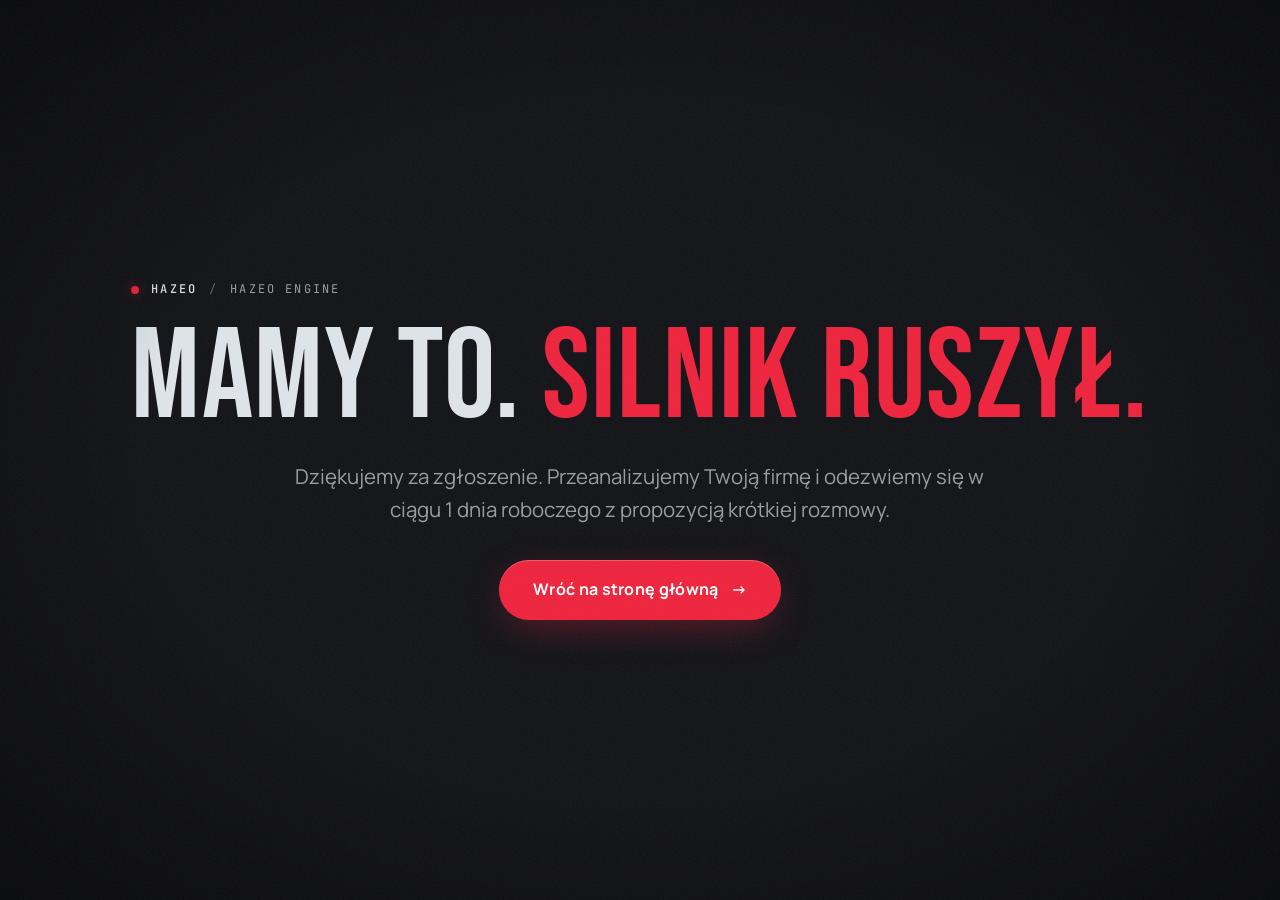
<file: dziekujemy.html>
<!doctype html>
<html lang="pl" class="js">
<head>
  <meta charset="utf-8">
  <meta name="viewport" content="width=device-width,initial-scale=1">
  <title>Dziękujemy – zgłoszenie wysłane | HAZEO</title>
  <meta name="robots" content="noindex, nofollow">
  <meta name="theme-color" content="#111217">
  <link rel="icon" href="/assets/favicon.svg" type="image/svg+xml">
  <link rel="preconnect" href="https://fonts.googleapis.com">
  <link rel="preconnect" href="https://fonts.gstatic.com" crossorigin>
  <link rel="stylesheet" href="https://fonts.googleapis.com/css2?family=Bebas+Neue&family=JetBrains+Mono:wght@400;500&family=Manrope:wght@400;500;600;700&display=swap">
  <link rel="stylesheet" href="/styles.css">
  <style>.solo{min-height:100svh;display:grid;place-items:center;text-align:center;padding:40px 16px}.solo .display{font-size:clamp(56px,10vw,140px);margin-bottom:24px}.solo .lead{margin:0 auto 34px}</style>
</head>
<body>
  <main class="solo">
    <div>
      <p class="slate"><b>HAZEO</b> <i>/</i> Hazeo Engine</p>
      <h1 class="display">Mamy to. <span class="red">Silnik ruszył.</span></h1>
      <p class="lead">Dziękujemy za zgłoszenie. Przeanalizujemy Twoją firmę i odezwiemy się w ciągu 1 dnia roboczego z propozycją krótkiej rozmowy.</p>
      <a class="btn btn-lg" href="/">Wróć na stronę główną <span class="arr" aria-hidden="true">→</span></a>
    </div>
  </main>
  <div class="vignette" aria-hidden="true"></div>
  <div class="grain" aria-hidden="true"></div>
</body>
</html>
</file>
<file: styles.css>
/* =========================================================
   HAZEO — Cinematic edition
   Paleta: Obsidian Black #111217 · Ice Grey #DFE5EB · Racing Red #EF233C
   ========================================================= */

:root {
  --obsidian: #111217;
  --obsidian-2: #0b0c10;
  --obsidian-3: #1a1c23;
  --ice: #dfe5eb;
  --ice-dim: rgba(223, 229, 235, .66);
  --ice-faint: rgba(223, 229, 235, .38);
  --red: #ef233c;
  --red-deep: #b5132a;
  --red-glow: rgba(239, 35, 60, .45);

  --glass: rgba(223, 229, 235, .045);
  --glass-strong: rgba(223, 229, 235, .075);
  --glass-line: rgba(223, 229, 235, .12);
  --glass-line-hi: rgba(223, 229, 235, .28);

  --f-display: "Bebas Neue", "Oswald", Impact, sans-serif;
  --f-body: "Manrope", system-ui, -apple-system, "Segoe UI", sans-serif;
  --f-mono: "JetBrains Mono", ui-monospace, SFMono-Regular, Menlo, monospace;

  --r: 22px;
  --r-sm: 14px;
  --wrap: 1240px;
  --gutter: clamp(16px, 4vw, 40px);
  --ease: cubic-bezier(.2, .8, .2, 1);
  --ease-film: cubic-bezier(.77, 0, .175, 1);

  color-scheme: dark;
}

*, *::before, *::after { box-sizing: border-box; }
html { -webkit-text-size-adjust: 100%; scroll-behavior: smooth; }
@media (prefers-reduced-motion: reduce) { html { scroll-behavior: auto; } }

body {
  margin: 0;
  background: var(--obsidian);
  color: var(--ice);
  font-family: var(--f-body);
  font-size: 17px;
  line-height: 1.6;
  -webkit-font-smoothing: antialiased;
  overflow-x: hidden;
}

img, svg, canvas { display: block; max-width: 100%; }
a { color: inherit; text-decoration: none; }
button, input, select, textarea { font: inherit; color: inherit; }
::selection { background: var(--red); color: #fff; }

:focus-visible { outline: 2px solid var(--red); outline-offset: 3px; border-radius: 6px; }

.skip {
  position: absolute; left: 16px; top: -60px; z-index: 200;
  background: var(--red); color: #fff; padding: 10px 16px; border-radius: 10px;
  transition: top .2s;
}
.skip:focus { top: 16px; }

.wrap { width: 100%; max-width: var(--wrap); margin: 0 auto; padding: 0 var(--gutter); }
.sr-only { position: absolute; width: 1px; height: 1px; overflow: hidden; clip: rect(0 0 0 0); white-space: nowrap; }

/* ---------- Typography ---------- */
h1, h2, h3 { margin: 0; font-weight: 400; }
.display {
  font-family: var(--f-display);
  letter-spacing: .01em;
  line-height: .9;
  text-transform: uppercase;
}
h2.display { font-size: clamp(48px, 7.4vw, 112px); }
h3 { font-family: var(--f-body); font-weight: 700; font-size: 21px; line-height: 1.25; letter-spacing: -.01em; }
p { margin: 0 0 1em; }
.lead { font-size: clamp(18px, 1.6vw, 21px); color: var(--ice-dim); max-width: 60ch; }
.red { color: var(--red); }
.dim { color: var(--ice-dim); }
.outline {
  color: transparent;
  -webkit-text-stroke: 1.2px var(--ice);
}

.slate {
  display: flex; flex-wrap: wrap; align-items: center; gap: 6px 12px;
  font-family: var(--f-mono); font-size: 12px; letter-spacing: .18em; text-transform: uppercase;
  color: var(--ice-dim);
  margin-bottom: 22px;
}
.slate::before {
  content: ""; width: 8px; height: 8px; border-radius: 50%;
  background: var(--red); box-shadow: 0 0 12px var(--red-glow);
  animation: rec 1.6s steps(2, jump-none) infinite;
}
.slate b { color: var(--ice); font-weight: 500; }
.slate i { font-style: normal; color: var(--ice-faint); }
@keyframes rec { 50% { opacity: .25; } }

/* ---------- Buttons ---------- */
.btn {
  --bg: var(--red);
  position: relative; isolation: isolate; overflow: hidden;
  display: inline-flex; align-items: center; justify-content: center; gap: 12px;
  min-height: 52px; padding: 0 26px;
  border: 0; border-radius: 999px; cursor: pointer;
  background: var(--bg); color: #fff;
  font-weight: 700; font-size: 15px; letter-spacing: .02em;
  box-shadow: 0 10px 40px -10px var(--red-glow), inset 0 1px 0 rgba(255,255,255,.25);
  transition: transform .4s var(--ease), box-shadow .4s var(--ease);
}
.btn::after {
  content: ""; position: absolute; inset: 0; z-index: -1;
  background: linear-gradient(110deg, transparent 30%, rgba(255,255,255,.35) 50%, transparent 70%);
  transform: translateX(-120%); transition: transform .8s var(--ease);
}
.btn:hover { transform: translateY(-2px); box-shadow: 0 18px 50px -12px var(--red-glow), inset 0 1px 0 rgba(255,255,255,.3); }
.btn:hover::after { transform: translateX(120%); }
.btn .arr { display: inline-block; transition: transform .4s var(--ease); }
.btn:hover .arr { transform: translateX(4px); }
.btn-sm { min-height: 42px; padding: 0 18px; font-size: 14px; }
.btn-lg { min-height: 60px; padding: 0 34px; font-size: 16px; }
.btn-ghost {
  --bg: var(--glass-strong);
  color: var(--ice);
  box-shadow: inset 0 0 0 1px var(--glass-line-hi);
  backdrop-filter: blur(12px); -webkit-backdrop-filter: blur(12px);
}
.btn-ghost:hover { box-shadow: inset 0 0 0 1px var(--ice), 0 12px 40px -18px rgba(223,229,235,.4); }
.link {
  display: inline-flex; align-items: center; gap: 10px; font-weight: 600; font-size: 15px;
  border-bottom: 1px solid var(--glass-line-hi); padding-bottom: 4px;
  transition: border-color .3s, color .3s;
}
.link:hover { border-color: var(--red); color: #fff; }

/* ---------- Glass tile ---------- */
.glass {
  position: relative;
  border-radius: var(--r);
  background:
    radial-gradient(600px circle at var(--mx, 50%) var(--my, -20%), rgba(223,229,235,.09), transparent 40%),
    linear-gradient(160deg, rgba(223,229,235,.075), rgba(223,229,235,.02) 60%);
  border: 1px solid var(--glass-line);
  backdrop-filter: blur(18px) saturate(140%);
  -webkit-backdrop-filter: blur(18px) saturate(140%);
  box-shadow:
    inset 0 1px 0 rgba(255,255,255,.08),
    inset 0 -1px 0 rgba(0,0,0,.3),
    0 30px 60px -30px rgba(0,0,0,.8);
  transition: border-color .5s var(--ease), transform .6s var(--ease);
}
.glass::before {
  /* specular edge that follows the cursor */
  content: ""; position: absolute; inset: -1px; border-radius: inherit; padding: 1px; pointer-events: none;
  background: radial-gradient(260px circle at var(--mx, 50%) var(--my, -50%), rgba(239,35,60,.85), transparent 60%);
  -webkit-mask: linear-gradient(#000 0 0) content-box, linear-gradient(#000 0 0);
  -webkit-mask-composite: xor; mask-composite: exclude;
  opacity: 0; transition: opacity .5s;
}
.glass:hover::before { opacity: 1; }
.glass:hover { border-color: var(--glass-line-hi); }

/* ---------- Header ---------- */
.nav {
  position: fixed; inset: 0 0 auto; z-index: 90;
  padding: 14px var(--gutter);
  transition: transform .5s var(--ease);
}
.nav.hide { transform: translateY(-110%); }
.nav-bar {
  max-width: var(--wrap); margin: 0 auto;
  display: flex; align-items: center; gap: 18px;
  padding: 8px 8px 8px 20px; border-radius: 999px;
  background: rgba(17,18,23,.55);
  border: 1px solid var(--glass-line);
  backdrop-filter: blur(20px) saturate(150%); -webkit-backdrop-filter: blur(20px) saturate(150%);
}
.brand { display: inline-flex; align-items: center; gap: 10px; font-family: var(--f-display); font-size: 28px; letter-spacing: .06em; line-height: 1; }
.brand-mark { width: 30px; height: 30px; }
.nav-links { display: flex; gap: 4px; margin-left: auto; }
.nav-links a {
  padding: 8px 14px; border-radius: 999px; font-size: 14px; font-weight: 600; color: var(--ice-dim);
  transition: color .3s, background .3s;
}
.nav-links a:hover, .nav-links a[aria-current="true"] { color: var(--ice); background: var(--glass-strong); }
.burger { display: none; width: 44px; height: 44px; border-radius: 50%; border: 1px solid var(--glass-line); background: var(--glass); cursor: pointer; position: relative; }
.burger span, .burger span::before { position: absolute; left: 13px; right: 13px; height: 1.5px; background: var(--ice); transition: transform .4s var(--ease); content: ""; }
.burger span { top: 18px; }
.burger span::before { left: 0; right: 0; top: 7px; }
.burger[aria-expanded="true"] span { transform: translateY(3.5px) rotate(45deg); }
.burger[aria-expanded="true"] span::before { transform: translateY(-7px) rotate(-90deg); }

.menu {
  position: fixed; inset: 0; z-index: 80;
  background: rgba(11,12,16,.92); backdrop-filter: blur(20px); -webkit-backdrop-filter: blur(20px);
  display: grid; place-items: center;
}
.menu[hidden] { display: none; }
.menu nav { display: grid; gap: 6px; text-align: center; }
.menu a { font-family: var(--f-display); font-size: 52px; line-height: 1.05; text-transform: uppercase; }
.menu a:hover { color: var(--red); }

@media (max-width: 920px) {
  .nav-links, .nav .btn-sm { display: none; }
  .burger { display: block; margin-left: auto; }
}

/* ---------- Cinema overlays ---------- */
.grain {
  position: fixed; inset: -50%; z-index: 120; pointer-events: none; opacity: .07;
  background-image: url("data:image/svg+xml,%3Csvg xmlns='http://www.w3.org/2000/svg' width='160' height='160'%3E%3Cfilter id='n'%3E%3CfeTurbulence type='fractalNoise' baseFrequency='.9' numOctaves='3' stitchTiles='stitch'/%3E%3C/filter%3E%3Crect width='100%25' height='100%25' filter='url(%23n)'/%3E%3C/svg%3E");
  animation: grain 1s steps(6) infinite;
}
@keyframes grain {
  0% { transform: translate(0,0); } 20% { transform: translate(-6%,4%); } 40% { transform: translate(5%,-3%); }
  60% { transform: translate(-3%,-6%); } 80% { transform: translate(6%,5%); } 100% { transform: translate(0,0); }
}
.vignette {
  position: fixed; inset: 0; z-index: 110; pointer-events: none;
  background: radial-gradient(ellipse at center, transparent 55%, rgba(0,0,0,.55) 100%);
}
@media (prefers-reduced-motion: reduce) { .grain { animation: none; } }

/* Intro: letterbox opening */
.intro {
  position: fixed; inset: 0; z-index: 150; pointer-events: none;
  display: grid; place-items: center;
}
.intro-bar { position: absolute; left: 0; right: 0; height: 50.5%; background: #050507; }
.intro-bar.top { top: 0; }
.intro-bar.bot { bottom: 0; }
.intro-title {
  position: relative; z-index: 2; text-align: center;
  font-family: var(--f-mono); font-size: 12px; letter-spacing: .4em; text-transform: uppercase; color: var(--ice-dim);
}
.intro-title strong { display: block; font-family: var(--f-display); font-size: clamp(56px, 10vw, 120px); letter-spacing: .08em; color: var(--ice); font-weight: 400; margin-top: 8px; }
.intro-title strong span { color: var(--red); }
.no-js .intro, .intro.done { display: none; }

/* ---------- Hero ---------- */
.hero {
  position: relative; min-height: 100svh; display: flex; align-items: flex-end;
  padding: 140px 0 72px; overflow: hidden; isolation: isolate;
}
.hero-canvas { position: absolute; inset: 0; width: 100%; height: 100%; z-index: -2; }
.hero::after {
  content: ""; position: absolute; inset: 0; z-index: -1;
  background:
    linear-gradient(180deg, rgba(17,18,23,.25) 0%, transparent 30%, transparent 55%, var(--obsidian) 100%),
    radial-gradient(ellipse 70% 60% at 75% 45%, transparent, rgba(17,18,23,.6));
}
.letterbox { position: absolute; left: 0; right: 0; height: 0; background: #050507; z-index: 1; }
.hero-inner { position: relative; z-index: 2; }
.hero h1 {
  font-family: var(--f-display); text-transform: uppercase; line-height: .86;
  font-size: clamp(52px, min(11vw, 16vh), 184px); letter-spacing: .005em;
  margin: 0 0 28px;
}
.hero h1 .line { display: block; overflow: hidden; padding: .14em 0 .04em; margin-top: -.14em; }
.hero h1 .line > span { display: inline-block; }
.hero-sub { display: grid; grid-template-columns: minmax(0, 1.1fr) minmax(0, .9fr); gap: 40px; align-items: end; }
.hero-sub .lead { margin: 0; }
.hero-actions { display: flex; flex-wrap: wrap; gap: 14px 22px; align-items: center; margin-top: 30px; }
.trust { display: flex; flex-wrap: wrap; gap: 10px; list-style: none; margin: 0; padding: 0; justify-content: flex-end; }
.trust li {
  font-family: var(--f-mono); font-size: 12px; letter-spacing: .06em; text-transform: uppercase;
  padding: 9px 14px; border-radius: 999px; border: 1px solid var(--glass-line); background: rgba(17,18,23,.45);
  backdrop-filter: blur(10px); -webkit-backdrop-filter: blur(10px);
}
.trust li b { color: var(--red); font-weight: 500; }
.hero-meta {
  position: absolute; top: 108px; right: var(--gutter); z-index: 2;
  font-family: var(--f-mono); font-size: 11px; letter-spacing: .2em; color: var(--ice-faint); text-align: right; text-transform: uppercase;
}
.hero-meta span { display: block; }
.hero-meta .tc { color: var(--ice); }
.scroll-cue {
  position: absolute; left: 50%; bottom: 20px; z-index: 2; transform: translateX(-50%);
  width: 1px; height: 46px; background: linear-gradient(var(--red), transparent);
  animation: cue 2.2s var(--ease) infinite;
}
@keyframes cue { 0% { transform: translateX(-50%) scaleY(0); transform-origin: top; } 50% { transform: translateX(-50%) scaleY(1); transform-origin: top; } 51% { transform-origin: bottom; } 100% { transform: translateX(-50%) scaleY(0); transform-origin: bottom; } }

@media (max-width: 820px) {
  .hero-sub { grid-template-columns: 1fr; gap: 24px; }
  .trust { justify-content: flex-start; }
  .hero-meta { display: none; }
}

/* ---------- Marquee ---------- */
.marquee { border-block: 1px solid var(--glass-line); overflow: hidden; padding: 18px 0; background: var(--obsidian-2); }
.marquee-track { display: flex; gap: 48px; width: max-content; animation: marquee 38s linear infinite; }
.marquee span { font-family: var(--f-display); font-size: 34px; letter-spacing: .04em; text-transform: uppercase; white-space: nowrap; color: var(--ice-faint); }
.marquee span:nth-child(odd) { color: var(--ice); }
.marquee i { color: var(--red); font-style: normal; font-family: var(--f-display); font-size: 34px; }
@keyframes marquee { to { transform: translateX(-50%); } }
@media (prefers-reduced-motion: reduce) { .marquee-track { animation: none; } }

/* ---------- Sections ---------- */
.section { position: relative; padding: clamp(96px, 13vw, 168px) 0; }
.section-head { display: grid; grid-template-columns: minmax(0, 1.2fr) minmax(0, .8fr); gap: 40px; align-items: end; margin-bottom: clamp(48px, 6vw, 80px); }
.section-head .lead { margin: 0; }
@media (max-width: 820px) { .section-head { grid-template-columns: 1fr; gap: 20px; } }

/* Problem */
.pains { display: grid; grid-template-columns: repeat(3, minmax(0, 1fr)); gap: 18px; }
.pain { padding: 34px 30px 30px; min-height: 280px; display: flex; flex-direction: column; }
.pain .num { font-family: var(--f-display); font-size: 84px; line-height: .8; color: transparent; -webkit-text-stroke: 1px var(--glass-line-hi); margin-bottom: auto; }
.pain h3 { margin: 40px 0 10px; }
.pain p { color: var(--ice-dim); margin: 0; font-size: 16px; }
.pain:hover .num { -webkit-text-stroke-color: var(--red); }
@media (max-width: 900px) { .pains { grid-template-columns: 1fr; } .pain { min-height: 0; } }

.verdict {
  margin-top: 56px; font-family: var(--f-display); text-transform: uppercase;
  font-size: clamp(34px, 4.6vw, 64px); line-height: .95; max-width: 20ch;
}

/* ---------- Engine (film strip) ---------- */
.engine { background: linear-gradient(180deg, var(--obsidian) 0%, var(--obsidian-2) 20%, var(--obsidian-2) 80%, var(--obsidian) 100%); overflow: hidden; }
.engine-pin { position: relative; }
.strip-wrap { position: relative; }
.strip {
  display: flex; gap: 22px; padding: 0 var(--gutter);
  overflow-x: auto; scroll-snap-type: x mandatory; scrollbar-width: none;
  padding-bottom: 8px;
}
.strip::-webkit-scrollbar { display: none; }
.js-pin .strip { overflow: visible; scroll-snap-type: none; width: max-content; }
.js-pin .engine { padding-top: 40px; }
.js-pin .engine-pin { min-height: 100vh; padding-top: 104px; display: flex; flex-direction: column; justify-content: center; }
.js-pin .engine .section-head { margin-bottom: 28px; }
.js-pin .engine h2.display { font-size: clamp(44px, min(5.6vw, 9vh), 92px); }
.js-pin .engine .sprockets { margin: 12px 0 18px; }
.js-pin .frame { min-height: 0; }
@media (max-height: 820px) { .js-pin .frame-visual { height: 110px; margin: 18px 0; } .js-pin .frame h3 { font-size: 36px; } }
.frame {
  scroll-snap-align: start;
  flex: 0 0 min(440px, 84vw);
  min-height: 460px; padding: 30px;
  display: flex; flex-direction: column;
}
.frame-top { display: flex; justify-content: space-between; font-family: var(--f-mono); font-size: 11px; letter-spacing: .18em; text-transform: uppercase; color: var(--ice-faint); }
.frame-top b { color: var(--red); font-weight: 500; }
.frame-visual { position: relative; height: 150px; margin: 26px 0; border-radius: var(--r-sm); overflow: hidden; background: rgba(5,5,7,.55); border: 1px solid var(--glass-line); }
.frame-visual svg { width: 100%; height: 100%; }
.frame h3 { font-family: var(--f-display); font-weight: 400; font-size: 44px; line-height: .95; text-transform: uppercase; letter-spacing: .01em; margin-bottom: 12px; }
.frame p { color: var(--ice-dim); font-size: 16px; }
.frame .out {
  margin-top: auto; padding-top: 18px; border-top: 1px dashed var(--glass-line-hi);
  font-family: var(--f-mono); font-size: 12px; letter-spacing: .06em; text-transform: uppercase;
}
.frame .out span { color: var(--ice-faint); margin-right: 8px; }
.sprockets { height: 22px; margin: 22px 0; background: radial-gradient(circle, transparent 0, transparent 0) ; position: relative; }
.sprockets::before {
  content: ""; position: absolute; inset: 4px 0;
  background: repeating-linear-gradient(90deg, rgba(223,229,235,.12) 0 18px, transparent 18px 34px);
  border-radius: 3px;
}
.strip-progress { height: 2px; background: var(--glass-line); margin: 34px var(--gutter) 0; position: relative; overflow: hidden; border-radius: 2px; }
.strip-progress i { position: absolute; inset: 0; background: var(--red); transform-origin: left; transform: scaleX(0); box-shadow: 0 0 12px var(--red-glow); }
.strip-hint { font-family: var(--f-mono); font-size: 11px; letter-spacing: .2em; text-transform: uppercase; color: var(--ice-faint); margin: 14px var(--gutter) 0; }

/* Animated SVG motifs */
.pulse { animation: pulse 2.4s ease-in-out infinite; transform-origin: center; transform-box: fill-box; }
@keyframes pulse { 50% { opacity: .25; } }
.dash { stroke-dasharray: 6 8; animation: dash 1.6s linear infinite; }
@keyframes dash { to { stroke-dashoffset: -28; } }
@media (prefers-reduced-motion: reduce) { .pulse, .dash { animation: none; } }

/* ---------- Models ---------- */
.models { display: grid; grid-template-columns: repeat(2, minmax(0, 1fr)); gap: 18px; }
.model { padding: clamp(28px, 4vw, 44px); }
.model-code { font-family: var(--f-display); font-size: clamp(90px, 11vw, 150px); line-height: .8; display: block; margin-bottom: 18px; }
.model:first-child .model-code { color: var(--red); text-shadow: 0 0 60px var(--red-glow); }
.model:last-child .model-code { color: transparent; -webkit-text-stroke: 1.5px var(--ice); }
.model .for { font-family: var(--f-mono); font-size: 12px; letter-spacing: .1em; text-transform: uppercase; color: var(--ice-faint); }
.model ol { list-style: none; counter-reset: s; padding: 0; margin: 24px 0; display: grid; gap: 10px; }
.model li { counter-increment: s; display: grid; grid-template-columns: 40px 1fr; gap: 8px; padding: 12px 0; border-top: 1px solid var(--glass-line); font-size: 16px; }
.model li::before { content: counter(s, decimal-leading-zero); font-family: var(--f-mono); font-size: 12px; color: var(--red); padding-top: 3px; }
.model .bill { font-size: 15px; color: var(--ice-dim); margin: 0; }
.model .bill strong { color: var(--ice); }
@media (max-width: 860px) { .models { grid-template-columns: 1fr; } }

/* ---------- Deliverables bento ---------- */
.bento { display: grid; grid-template-columns: repeat(6, minmax(0, 1fr)); gap: 18px; }
.bento > * { padding: 30px; }
.b-wide { grid-column: span 4; }
.b-tall { grid-column: span 2; grid-row: span 2; }
.b-third { grid-column: span 2; }
.bento h3 { margin-bottom: 10px; }
.bento p { color: var(--ice-dim); font-size: 16px; margin: 0; }
.bento .ico { width: 44px; height: 44px; border-radius: 12px; display: grid; place-items: center; background: rgba(239,35,60,.12); border: 1px solid rgba(239,35,60,.35); margin-bottom: 22px; }
.bento .ico svg { width: 22px; height: 22px; stroke: var(--red); }
.b-tall { display: flex; flex-direction: column; background: linear-gradient(170deg, rgba(239,35,60,.22), rgba(239,35,60,.03) 55%), var(--glass); }
.b-tall .big { font-family: var(--f-display); font-size: clamp(80px, 9vw, 132px); line-height: .85; margin-top: auto; }
.b-tall .big small { font-size: 15px; color: var(--ice-dim); display: block; font-family: var(--f-body); font-weight: 600; text-transform: none; line-height: 1.3; margin-top: 10px; }
@media (max-width: 960px) {
  .bento { grid-template-columns: repeat(2, minmax(0, 1fr)); }
  .b-wide, .b-tall { grid-column: span 2; grid-row: auto; }
  .b-third { grid-column: span 1; }
}
@media (max-width: 600px) { .b-third { grid-column: span 2; } }

/* ---------- Pricing ---------- */
.tiers { display: grid; grid-template-columns: repeat(3, minmax(0, 1fr)); gap: 18px; align-items: stretch; }
.tier { padding: 34px 30px; display: flex; flex-direction: column; }
.tier-top { display: flex; justify-content: space-between; align-items: center; margin-bottom: 26px; }
.tier-name { font-family: var(--f-display); font-size: 40px; line-height: 1; letter-spacing: .03em; text-transform: uppercase; }
.badge { font-family: var(--f-mono); font-size: 11px; letter-spacing: .12em; text-transform: uppercase; padding: 6px 10px; border-radius: 999px; border: 1px solid var(--glass-line-hi); color: var(--ice-dim); }
.tier-main { border-color: rgba(239,35,60,.55); background: linear-gradient(170deg, rgba(239,35,60,.18), rgba(239,35,60,.02) 50%), var(--glass); box-shadow: 0 40px 90px -40px var(--red-glow), inset 0 1px 0 rgba(255,255,255,.1); }
.tier-main .badge { background: var(--red); border-color: var(--red); color: #fff; }
.tier h3 { margin-bottom: 8px; }
.price { font-family: var(--f-display); font-size: clamp(40px, 4vw, 54px); line-height: 1; margin: 18px 0 6px; letter-spacing: .01em; }
.price small { font-family: var(--f-body); font-size: 15px; color: var(--ice-dim); font-weight: 600; }
.tier .desc { color: var(--ice-dim); font-size: 15px; }
.ticks { list-style: none; padding: 0; margin: 18px 0 30px; display: grid; gap: 10px; }
.ticks li { position: relative; padding-left: 26px; font-size: 15px; }
.ticks li::before { content: ""; position: absolute; left: 0; top: 9px; width: 12px; height: 2px; background: var(--red); box-shadow: 0 0 8px var(--red-glow); }
.tier .btn { margin-top: auto; width: 100%; }
.fineprint { margin-top: 28px; font-size: 14px; color: var(--ice-faint); max-width: 70ch; }
@media (max-width: 960px) { .tiers { grid-template-columns: 1fr; } }

/* ---------- Founders ---------- */
.crew { display: grid; grid-template-columns: repeat(2, minmax(0, 1fr)); gap: 18px; }
.member { padding: clamp(28px, 4vw, 44px); display: flex; flex-direction: column; }
.member .role { font-family: var(--f-mono); font-size: 12px; letter-spacing: .14em; text-transform: uppercase; color: var(--red); }
.member .name { font-family: var(--f-display); font-size: clamp(48px, 5.5vw, 76px); line-height: .9; text-transform: uppercase; margin: 10px 0 22px; }
.member blockquote { margin: 0 0 30px; font-size: clamp(18px, 1.6vw, 21px); line-height: 1.5; color: var(--ice); }
.stats { list-style: none; padding: 0; margin: auto 0 0; display: grid; grid-template-columns: repeat(3, minmax(0, 1fr)); gap: 10px; border-top: 1px solid var(--glass-line); padding-top: 22px; }
.stats b { display: block; font-family: var(--f-display); font-size: clamp(40px, 4.4vw, 60px); line-height: .9; font-weight: 400; }
.stats span { font-size: 13px; color: var(--ice-dim); line-height: 1.35; display: block; margin-top: 6px; }
@media (max-width: 860px) { .crew { grid-template-columns: 1fr; } }

/* ---------- FAQ ---------- */
.faq-grid { display: grid; grid-template-columns: minmax(0, .8fr) minmax(0, 1.2fr); gap: clamp(32px, 6vw, 80px); align-items: start; }
.faq-list { display: grid; gap: 12px; }
.faq-list details { padding: 0; }
.faq-list summary {
  list-style: none; cursor: pointer; padding: 22px 64px 22px 26px; font-weight: 700; font-size: 18px; position: relative;
}
.faq-list summary::-webkit-details-marker { display: none; }
.faq-list summary::after {
  content: ""; position: absolute; right: 24px; top: 50%; width: 22px; height: 22px; margin-top: -11px;
  background:
    linear-gradient(var(--red), var(--red)) center / 14px 2px no-repeat,
    linear-gradient(var(--red), var(--red)) center / 2px 14px no-repeat;
  transition: transform .4s var(--ease);
}
.faq-list details[open] summary::after { transform: rotate(135deg); }
.faq-list .ans { padding: 0 26px 24px; color: var(--ice-dim); font-size: 16px; }
.faq-list .ans p { margin: 0; }
@media (max-width: 900px) { .faq-grid { grid-template-columns: 1fr; } }

/* ---------- Contact / form ---------- */
.contact { overflow: hidden; }
.contact-glow {
  position: absolute; width: 900px; height: 900px; left: -300px; top: 10%; z-index: -1; pointer-events: none;
  background: radial-gradient(circle, rgba(239,35,60,.28), transparent 60%); filter: blur(30px);
}
.contact-grid { display: grid; grid-template-columns: minmax(0, .9fr) minmax(0, 1.1fr); gap: clamp(32px, 6vw, 80px); align-items: start; }
.contact h2 { margin-bottom: 26px; }
.contact-points { list-style: none; padding: 0; margin: 34px 0 0; display: grid; gap: 14px; }
.contact-points li { display: flex; gap: 14px; align-items: flex-start; font-size: 16px; }
.contact-points li b { font-family: var(--f-mono); font-size: 12px; color: var(--red); padding-top: 4px; font-weight: 500; }
.direct { margin-top: 34px; font-size: 15px; color: var(--ice-dim); }
.direct a { color: var(--ice); border-bottom: 1px solid var(--red); }

.form { padding: clamp(24px, 4vw, 40px); }
.form-head { display: flex; justify-content: space-between; align-items: center; margin-bottom: 26px; font-family: var(--f-mono); font-size: 11px; letter-spacing: .18em; text-transform: uppercase; color: var(--ice-faint); }
.form-head b { color: var(--red); font-weight: 500; }
.fields { display: grid; grid-template-columns: repeat(2, minmax(0, 1fr)); gap: 16px; }
.field { display: grid; gap: 8px; }
.field.full { grid-column: 1 / -1; }
.field label, .field legend { font-size: 13px; font-weight: 700; letter-spacing: .02em; }
.field label .opt { color: var(--ice-faint); font-weight: 500; }
.field input, .field select, .field textarea {
  width: 100%; min-height: 52px; padding: 14px 16px;
  background: rgba(5,5,7,.45); border: 1px solid var(--glass-line); border-radius: 12px;
  font-size: 16px; transition: border-color .3s, box-shadow .3s, background .3s;
}
.field textarea { min-height: 112px; resize: vertical; line-height: 1.5; }
.field select { appearance: none; -webkit-appearance: none; cursor: pointer;
  background-image: linear-gradient(45deg, transparent 50%, var(--red) 50%), linear-gradient(135deg, var(--red) 50%, transparent 50%);
  background-position: calc(100% - 22px) 23px, calc(100% - 16px) 23px; background-size: 6px 6px; background-repeat: no-repeat; padding-right: 44px; }
.field select option { background: var(--obsidian); color: var(--ice); }
.field input::placeholder, .field textarea::placeholder { color: var(--ice-faint); }
.field input:hover, .field select:hover, .field textarea:hover { border-color: var(--glass-line-hi); }
.field input:focus, .field select:focus, .field textarea:focus { outline: none; border-color: var(--red); box-shadow: 0 0 0 4px rgba(239,35,60,.18); background: rgba(5,5,7,.65); }
.field.invalid input, .field.invalid select, .field.invalid textarea { border-color: var(--red); }
.field .err { font-size: 13px; color: #ff6b7d; min-height: 0; }
.field .err:empty { display: none; }

.seg { display: grid; grid-template-columns: repeat(3, minmax(0, 1fr)); gap: 8px; border: 0; padding: 0; margin: 0; }
.seg legend { margin-bottom: 8px; padding: 0; }
.seg label { position: relative; cursor: pointer; }
.seg input { position: absolute; opacity: 0; inset: 0; cursor: pointer; }
.seg span {
  display: grid; place-items: center; min-height: 48px; border-radius: 12px; border: 1px solid var(--glass-line);
  background: rgba(5,5,7,.45); font-weight: 700; font-size: 14px; transition: all .3s;
}
.seg input:checked + span { background: var(--red); border-color: var(--red); color: #fff; box-shadow: 0 8px 26px -10px var(--red-glow); }
.seg input:focus-visible + span { outline: 2px solid var(--ice); outline-offset: 2px; }

.consent { display: grid; grid-template-columns: 22px 1fr; gap: 12px; align-items: start; font-size: 13px; color: var(--ice-dim); line-height: 1.5; cursor: pointer; }
.consent input { width: 20px; height: 20px; margin: 1px 0 0; accent-color: var(--red); cursor: pointer; }
.consent a { color: var(--ice); text-decoration: underline; text-underline-offset: 3px; }
.hp { position: absolute; left: -9999px; width: 1px; height: 1px; overflow: hidden; }

.form-foot { display: flex; flex-wrap: wrap; align-items: center; gap: 14px 20px; margin-top: 24px; }
.form-foot .btn { flex: 0 0 auto; }
.form-foot small { font-size: 13px; color: var(--ice-faint); flex: 1 1 200px; }
.btn[aria-busy="true"] { pointer-events: none; opacity: .8; }
.btn[aria-busy="true"] .arr { animation: spin 1s linear infinite; }
@keyframes spin { to { transform: rotate(360deg); } }

.form-status { margin-top: 18px; padding: 14px 16px; border-radius: 12px; font-size: 15px; }
.form-status:empty { display: none; }
.form-status.error { background: rgba(239,35,60,.12); border: 1px solid rgba(239,35,60,.4); }

.success { text-align: center; padding: 40px 10px; }
.success[hidden] { display: none; }
.success .check { width: 76px; height: 76px; margin: 0 auto 22px; border-radius: 50%; display: grid; place-items: center; background: var(--red); box-shadow: 0 0 60px var(--red-glow); }
.success h3 { font-family: var(--f-display); font-weight: 400; font-size: 52px; text-transform: uppercase; line-height: .95; margin-bottom: 12px; }
.success p { color: var(--ice-dim); max-width: 42ch; margin: 0 auto; }

@media (max-width: 960px) { .contact-grid { grid-template-columns: 1fr; } }
@media (max-width: 560px) { .fields { grid-template-columns: 1fr; } .seg { grid-template-columns: 1fr 1fr 1fr; } }

/* ---------- Mid CTA band ---------- */
.band { padding: clamp(60px, 8vw, 100px) 0; }
.band-inner { display: flex; flex-wrap: wrap; justify-content: space-between; align-items: center; gap: 28px; padding: clamp(28px, 4vw, 48px); }
.band-inner .display { font-size: clamp(40px, 5.4vw, 76px); max-width: 16ch; }

/* ---------- Footer: end credits ---------- */
.credits { padding: 100px 0 40px; border-top: 1px solid var(--glass-line); background: var(--obsidian-2); text-align: center; }
.credits .the-end { font-family: var(--f-display); font-size: clamp(80px, 16vw, 240px); line-height: .8; letter-spacing: .04em; color: transparent; -webkit-text-stroke: 1px var(--glass-line-hi); margin-bottom: 50px; }
.credits .the-end span { color: var(--red); -webkit-text-stroke: 0; }
.credit-rows { display: grid; gap: 10px; max-width: 560px; margin: 0 auto 50px; }
.credit-rows div { display: grid; grid-template-columns: 1fr 1fr; gap: 24px; font-size: 14px; }
.credit-rows dt { text-align: right; font-family: var(--f-mono); font-size: 11px; letter-spacing: .16em; text-transform: uppercase; color: var(--ice-faint); padding-top: 3px; }
.credit-rows dd { margin: 0; text-align: left; }
.credit-rows a:hover { color: var(--red); }
.foot-line { display: flex; flex-wrap: wrap; justify-content: center; gap: 10px 28px; font-size: 13px; color: var(--ice-faint); }
.foot-line a:hover { color: var(--ice); }

/* ---------- Reveal ---------- */
.js .rv { opacity: 0; transform: translateY(36px); }
.js .rv.in { opacity: 1; transform: none; transition: opacity 1s var(--ease), transform 1.1s var(--ease); }
@media (prefers-reduced-motion: reduce) { .js .rv { opacity: 1; transform: none; } }
</file>
